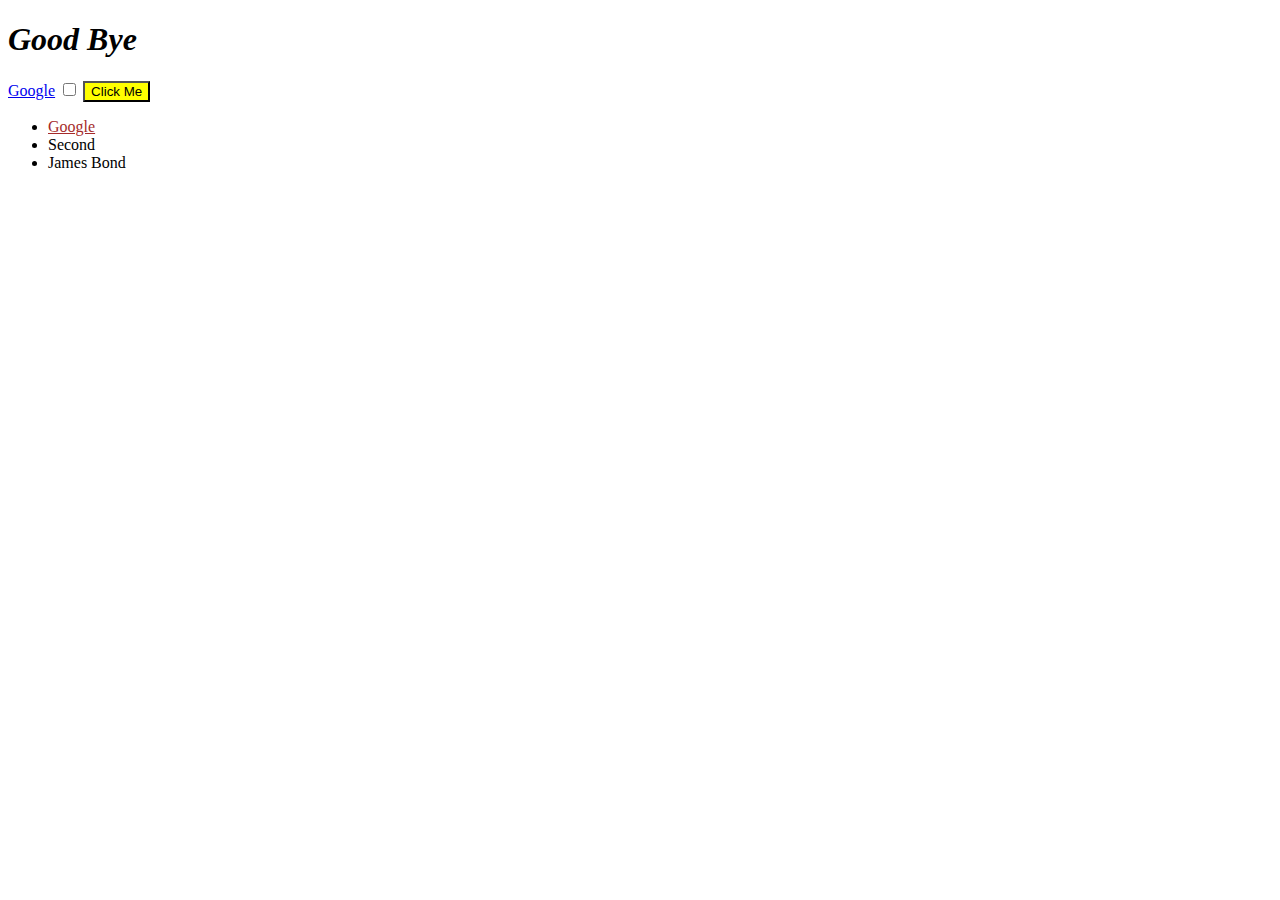
<file: 11 - DOM - Document Object Model/index.html>
<!DOCTYPE html>
<html lang="en">
<head>
    <meta charset="UTF-8">
    <meta http-equiv="X-UA-Compatible" content="IE=edge">
    <meta name="viewport" content="width=device-width, initial-scale=1.0">
    <title>My Website</title>
    <link rel="stylesheet" href="styles.css">
</head>
<body> <!-- <body onload="alert('Hello');"> --> <!-- Inline Javascript -->
    
    <!-- <script type="text/javascript">  Internal JS
        alert("Hello");
    </script> -->

    
    <h1 id="title"><strong>Hello</strong></h1>

    <a href="https://www.google.com/">Google</a>

    <input type="checkbox">

    <button class="btn">Click Me</button>

    <ul id="list">
        <li class="item"><a href="https://www.google.com/">Google</a></li>
        <li class="item">Second</li>
        <li class="item name">Third</li>
    </ul>


    
</body>
<footer>
    <script src="index.js"></script>
</footer>
</html>
</file>
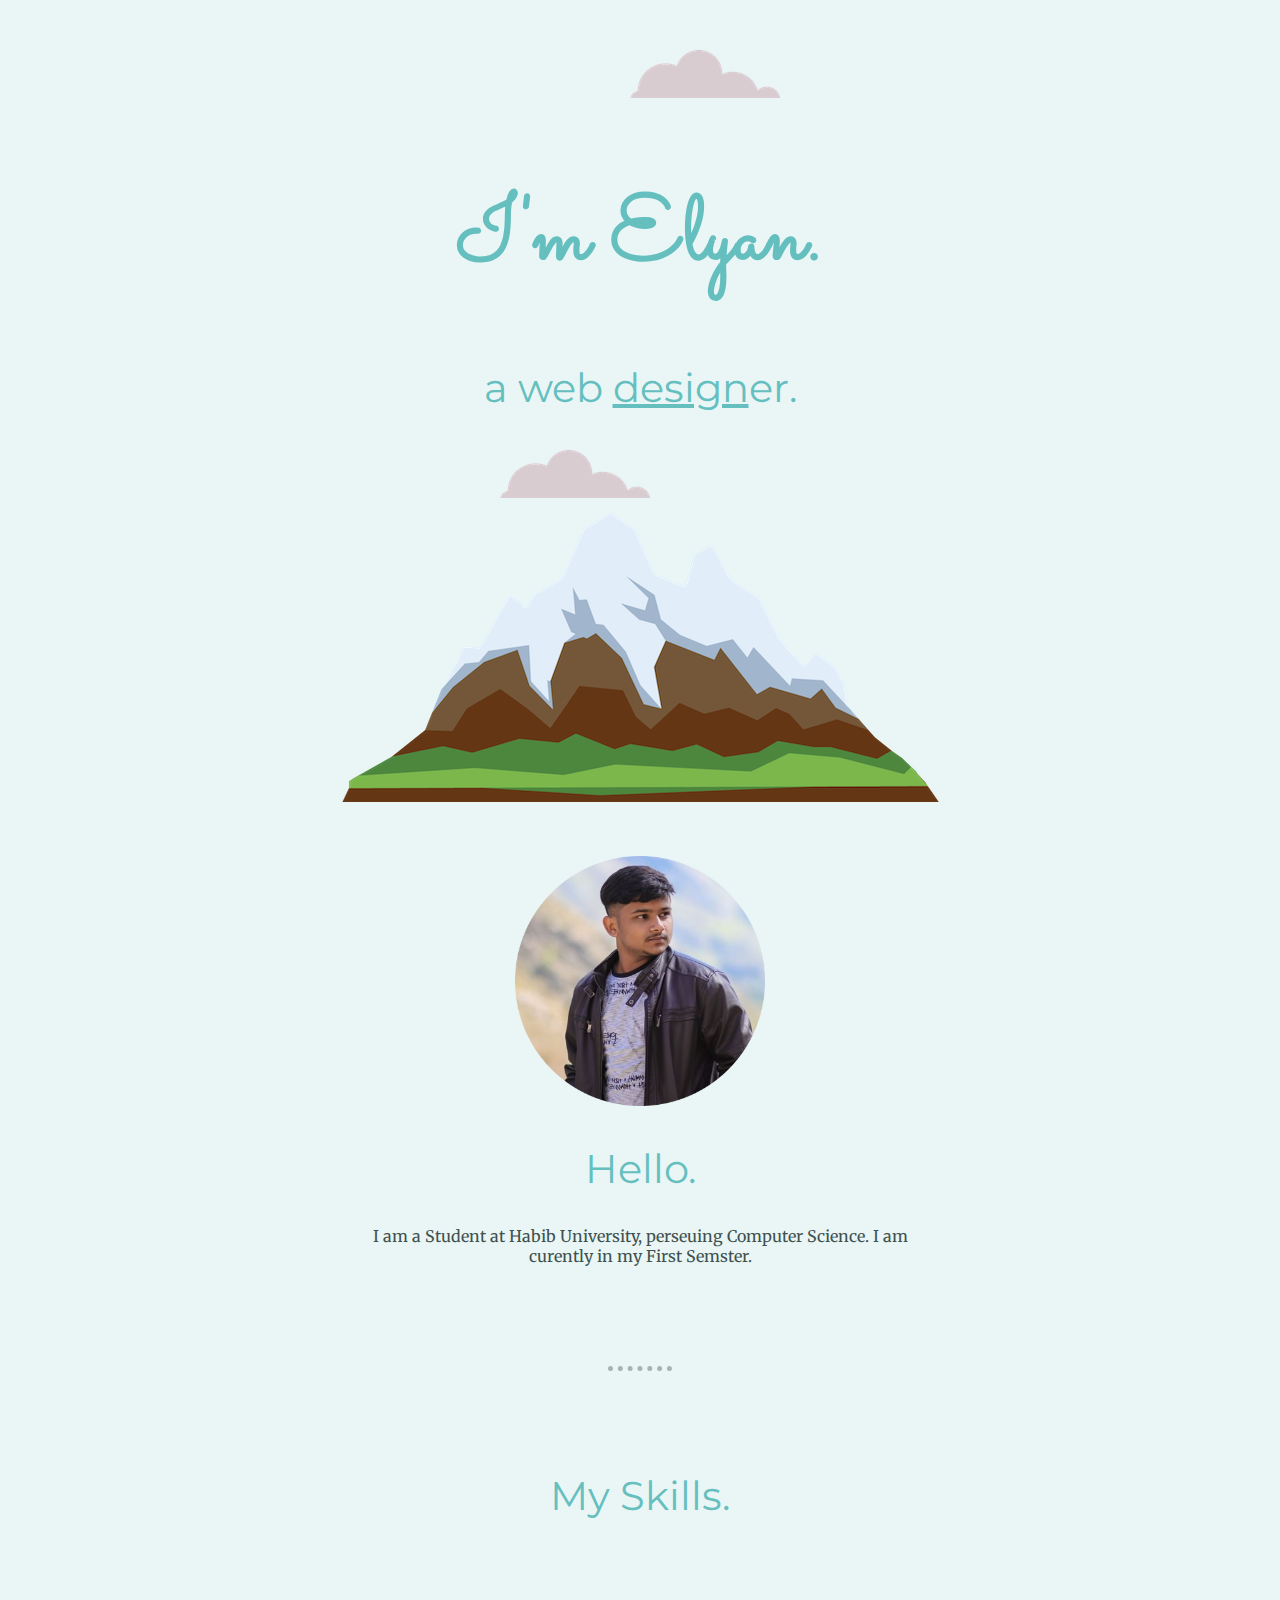
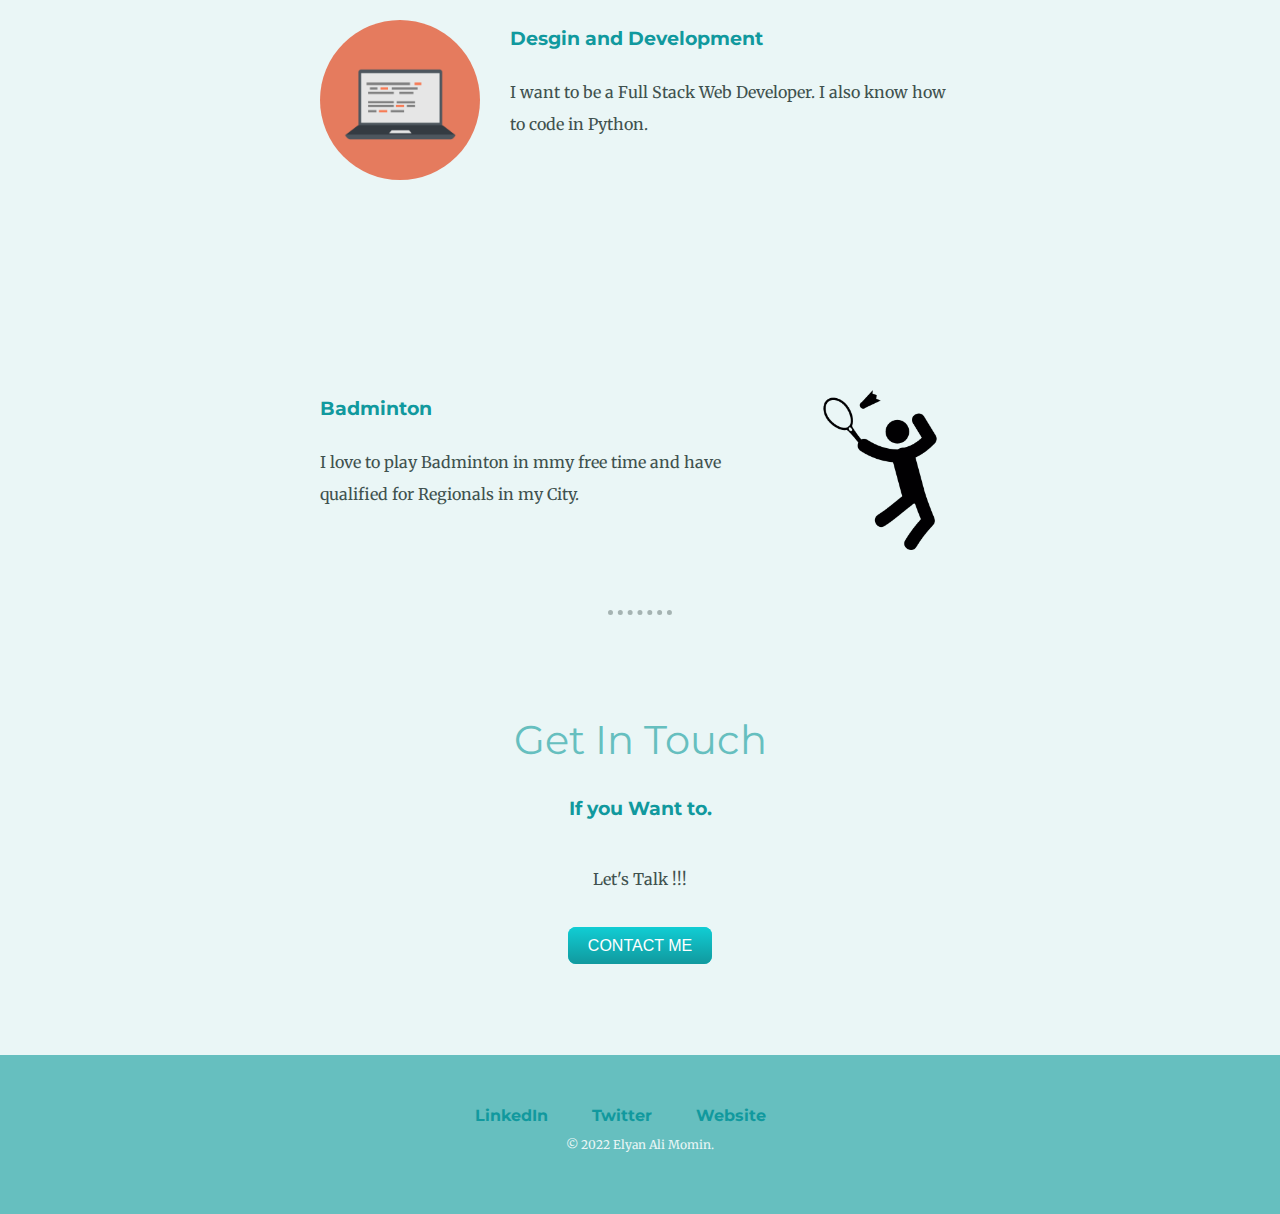
<file: 4, 5 - CSS - My Site/index.html>
<!DOCTYPE html>
<html lang="en">
<head>
    <meta charset="UTF-8">
    <meta http-equiv="X-UA-Compatible" content="IE=edge">
    <meta name="viewport" content="width=device-width, initial-scale=1.0">
    <title>CSS - My Site</title>
    <link rel="stylesheet" type="text/css" href="css/styles.css">
    <link rel="icon" href="img/Favicon/me.ico">
    <link rel="preconnect" href="https://fonts.googleapis.com">
    <link rel="preconnect" href="https://fonts.gstatic.com" crossorigin>
    <link href="https://fonts.googleapis.com/css2?family=Merriweather&family=Montserrat&family=Sacramento&display=swap" rel="stylesheet">

</head>
<body>
    <div class="top-container">
        <img class="cloud-1" src="img/CSS - My Site Images/cloud.png" alt="cloud-img">
        <h1>I'm Elyan.</h1>
        <h2>a web <span class="design">design</span>er.</h2>
        <img class="cloud-2" src="img/CSS - My Site Images/cloud.png" alt="cloud-img">
        <img src="img/CSS - My Site Images/mountain.png" alt="mountain-img">
    </div>

    <div class="middle-container">
        <div class="profile">
          <img src="img/My Images/Elyan_s Photo-modified.png" alt="My-Image">
          <h2>Hello.</h2>
          <p class="my-description">I am a Student at Habib University, perseuing Computer Science. I am curently in my First Semster.</p>
        </div>
        <hr>
        <div class="skills">
          <h2>My Skills.</h2>
          <div class="skill-row">
            <img class="des-dev" src="img/CSS - My Site Images/computer.png" alt="computer-image">
            <h3>Desgin and Development</h3>
            <p class="dev-description">I want to be a Full Stack Web Developer. I also know how to code in Python.</p>
          </div>

          <div class="skill-row">
            <img class="badminton" src="img/My Images/badminton.png" alt="badminton-image">
            <h3 class="badminton-heading">Badminton</h3>
            <p class="badminton-description">I love to play Badminton in mmy free time and have qualified for Regionals in my City.</p>
          </div>
        </div>
        <hr>
        <div class="contact-me">
          <h2>Get In Touch</h2>
          <h3>If you Want to.</h3>
          <p>Let's Talk !!!</p>
          <a class="btn" href="mailto: elyanali2003@gmail.com">CONTACT ME</a>
        </div>
      </div>
      
      
      <div class="bottom-container">
        <a class="footer-link" href="https://www.linkedin.com/in/elyan-ali-momin-96754120b/">LinkedIn</a>
        <a class="footer-link" href="https://twitter.com/Elyan_Aly">Twitter</a>
        <a class="footer-link" href="https://www.appbrewery.co/">Website</a>
        <p>© 2022 Elyan Ali Momin.</p>
      </div>
      
    
</body>
</html>
</file>
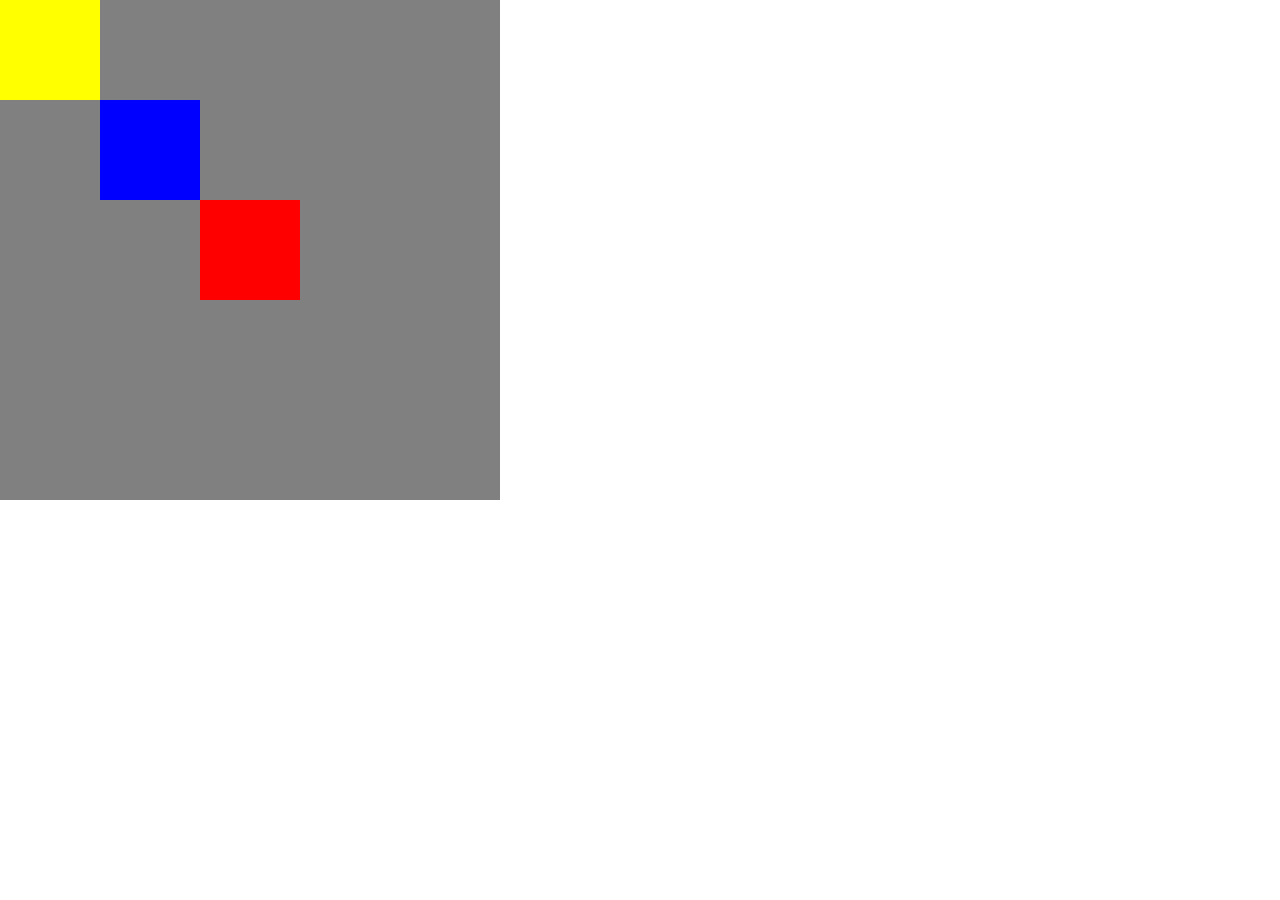
<file: Activities/48. Practicing Absolute Positioning/index.html>
<!DOCTYPE html>
<html lang="en">
<head>
    <meta charset="UTF-8">
    <meta http-equiv="X-UA-Compatible" content="IE=edge">
    <meta name="viewport" content="width=device-width, initial-scale=1.0">
    <title>Absolute Positioning</title>
    <link rel="stylesheet" href="styles.css">
</head>
<body>
    <div class="c">
    <div class="r">
    </div>
    <div class="b">

    </div>
    <div class="y">

    </div>
</div>
</body>
</html>
</file>
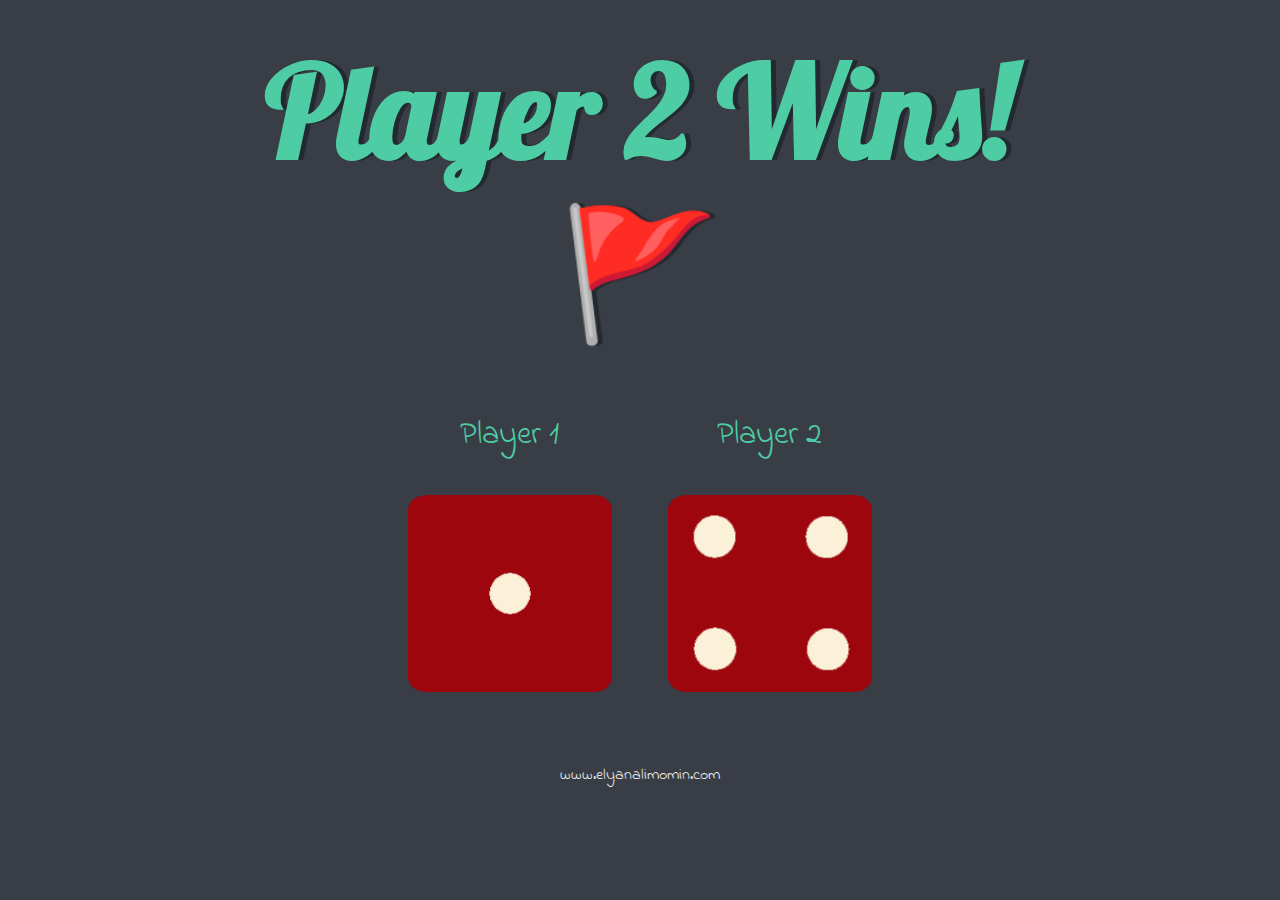
<file: 12 - Boss Level Challenge - 1/dicee.html>
<!DOCTYPE html>
<html lang="en" dir="ltr">
  <head>
    <meta charset="utf-8">
    <title>Dicee</title>
    <link rel="stylesheet" href="styles.css">
    <link href="https://fonts.googleapis.com/css?family=Indie+Flower|Lobster" rel="stylesheet">
  </head>
  <body>

    <div class="container">
      <h1>Refresh Me</h1>

      <div class="dice">
        <p>Player 1</p>
        <img class="img1" src="images/dice6.png">
      </div>

      <div class="dice">
        <p>Player 2</p>
        <img class="img2" src="images/dice6.png">
      </div>

    </div>

    <script src="index.js"></script>
  </body>

  <footer>
    www.elyanalimomin.com
  </footer>
</html>
</file>
<file: 11 - DOM - Document Object Model/styles.css>
.invisible {
    visibility: hidden;
}

.huge {
    font-size: 10rem;
    color: red;
    font-weight: bold;
}
</file>
<file: 4, 5 - CSS - My Site/css/styles.css>
body {
    margin: 0px;
    color: #EEEEEE;
    text-align: center;
    font-family: 'Merriweather', serif;
}

h1 {
    margin: 50px auto 0 auto;
    /* width: 10%; */
    /* margin: 0 auto 0 auto; */
    font-family: 'Sacramento', cursive;
    font-size: 5.625rem; /* 562.5% OR 90px OR 5.625em */
    color: #66bfbf;
    line-height: 2;
}

h2 {
    font-family: 'Montserrat', sans-serif;
    font-size: 2.5rem;
    color: #66bfbf;
    font-weight: normal;
}

h3 {
    font-family: 'Montserrat', sans-serif;
    color: #11999e;
}

p {
    color: #40514E;
}
.top-container {
    margin-left: 0px;
    margin-right: 0px;
    padding-top: 100px;
    background-color: #EAF6F6;
}

.my-description {
    width: 45%;
    margin: 0 auto;
}

.design {
    text-decoration: underline;
    /* visibility: hidden; */
    /* display: none; */
}

.cloud-1 {
    position: absolute;
    right: 500px;
    top: 50px;
}

.cloud-2 {
    position: absolute;
    left: 500px;
    top: 450px;
}

.middle-container {
    background-color: #eaf6f6;
    padding-top: 50px;
}

.middle-container .des-dev {
    border-radius: 500px;
    width: 25%;
    float: left;
    margin-right: 30px;
}

.middle-container .badminton {
    /* padding-top: 50px; */
    width: 25%;
    float: right;
    margin-left: 30px;
}

.badminton-heading {
    clear: left;
    margin-top: 250px;
}

.middle-container img {
    width: 250px;
    /* height: 250px; */
}

.skill-row {
    width: 50%;
    margin: 100px auto 100px;
    text-align: left;
    line-height: 2;
    padding-bottom: 50ppx;
}

hr {
    border: none;
    border-top-style: dotted;
    border-color: #40514E;
    opacity: 40%;
    border-width: 5px;
    width: 5%;
    margin: 100px auto 100px auto;
    clear: both;
}

.contact-me {
    padding-bottom: 100px;
}
.contact-me p {
    line-height: 5;
}

.btn {
    background: #11cdd4;
    background-image: -webkit-linear-gradient(top, #11cdd4, #11999e);
    background-image: -moz-linear-gradient(top, #11cdd4, #11999e);
    background-image: -ms-linear-gradient(top, #11cdd4, #11999e);
    background-image: -o-linear-gradient(top, #11cdd4, #11999e);
    background-image: linear-gradient(to bottom, #11cdd4, #11999e);
    -webkit-border-radius: 8;
    -moz-border-radius: 8;
    border-radius: 8px;
    font-family: Arial;
    color: #ffffff;
    padding: 10px 20px 10px 20px;
    text-decoration: none;
}
  
  .btn:hover {
    background: #30e3cb;
    background-image: -webkit-linear-gradient(top, #30e3cb, #2bc4ad);
    background-image: -moz-linear-gradient(top, #30e3cb, #2bc4ad);
    background-image: -ms-linear-gradient(top, #30e3cb, #2bc4ad);
    background-image: -o-linear-gradient(top, #30e3cb, #2bc4ad);
    background-image: linear-gradient(to bottom, #30e3cb, #2bc4ad);
    text-decoration: none;
}

.bottom-container {
    background-color: #66bfbf;
    padding: 50px;
}

.bottom-container a {
    color: #11999e;
    margin-right: 40px;
    font-family: 'Montserrat', sans-serif;
    font-weight:bold;
    text-decoration: none;
}

.bottom-container p {
    color: #EAF6F6;
    font-size: 0.75rem;
}
</file>
<file: Activities/48. Practicing Absolute Positioning/styles.css>
body {
    margin: 0;
}

.c {
    height: 500px;
    width: 500px;
    background-color: grey;
}

.r {
    height: 100px;
    width: 100px;
    background-color: red;
    position: absolute; 
    left: 200px;
    top: 200px;
}

.b {
    height: 100px;
    width: 100px;
    background-color: blue;
    position: absolute; 
    left: 100px;
    top: 100px;
    /* right: 200px; */
}

.y {
    height: 100px;
    width: 100px;
    background-color: yellow;
    position: absolute; 
    /* right: 200px; */
}
</file>
<file: 12 - Boss Level Challenge - 1/styles.css>
.container {
  width: 70%;
  margin: auto;
  text-align: center;
}

.dice {
  text-align: center;
  display: inline-block;

}

body {
  background-color: #393E46;
}

h1 {
  margin: 30px;
  font-family: 'Lobster', cursive;
  text-shadow: 5px 0 #232931;
  font-size: 8rem;
  color: #4ECCA3;
}

p {
  font-size: 2rem;
  color: #4ECCA3;
  font-family: 'Indie Flower', cursive;
}

img {
  width: 80%;
}

footer {
  margin-top: 5%;
  color: #EEEEEE;
  text-align: center;
  font-family: 'Indie Flower', cursive;

}
</file>
